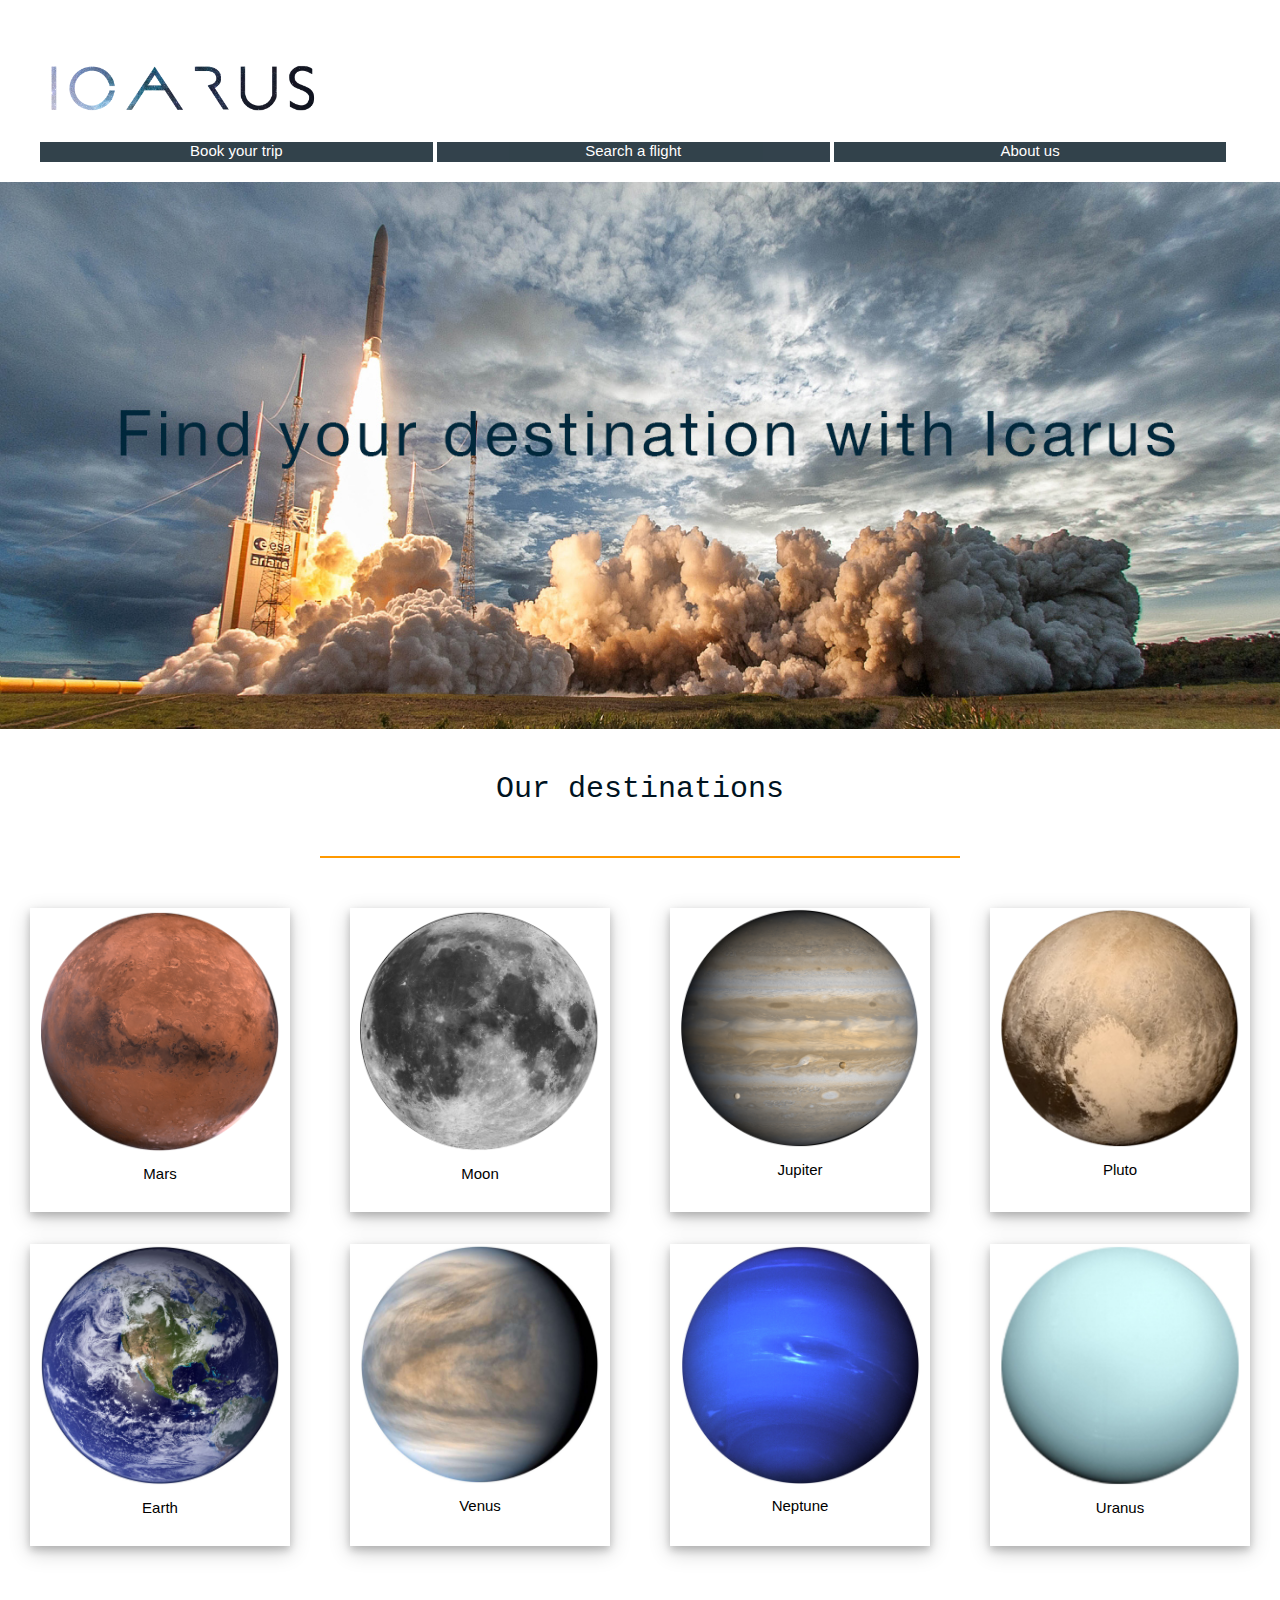
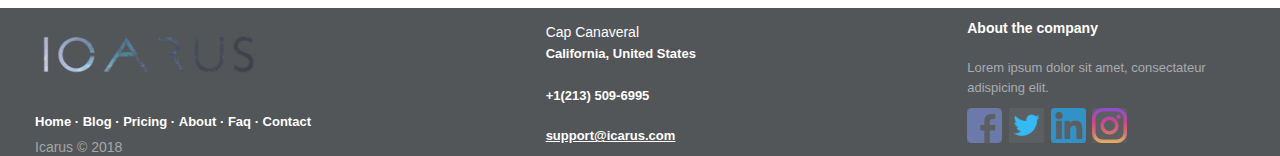
<file: destinations-page.html>
<!doctype html>
<html><head>
<meta charset="UTF-8">
<link rel="stylesheet" href="pages.css">
<title>Our destinations</title>
</head>

<body>
<div class="hauteur">
<div class="container">
    <header>
	<div id="bloc_page">
		<a href="index.html"><img src="images/logo.png" id="logo" alt="Logo Icarus"></a>
	</div>

	<nav>	
		<ul class="menu"> 
			<li class="titre-menu"> <a href="#"> Book your trip </a>
				<ul class="submenu">
					<li> <a href="destinations-page.html"> Our destinations </a></li>
					<li> <a href="#"> Book a room </a></li>
					<li> <a href="#"> Parks and resorts </a></li>
					<li> <a href="#"> Tours and activities </a></li>
					<li> <a href="#"> Visa and passeport </a></li>
				</ul>
			</li>
			<li class="titre-menu"> <a href="#"> Search a flight </a>
				<ul class="submenu">
					<li> <a href="#"> Special offers </a></li>
					<li> <a href="#"> Flight schedules </a></li>
					<li> <a href="#"> Check-in online </a></li>
					<li> <a href="#"> Flight status </a></li>
				</ul>
			</li>
			<li class="titre-menu"> <a href="#"> About us </a>
				<ul class="submenu">
					<li> <a href="who_we_are-page.html"> Who we are </a></li>
					<li> <a href="#"> Our spaceports </a></li>
					<li> <a href="#"> Careers </a></li>
					<li> <a href="#"> Media centre </a></li>
				</ul>
			</li>
		</ul>
	</nav>
			
	</header>
	</div>
</div>

<div class="head-image">
		<a href="#"><img src="images/image-destination" alt="Find your destination"></a>
</div>
	
<div class="title1">
	<h1>Our destinations</h1>
</div>

	<hr>

<div class="box">
			<div class="polaroid">
				<img src="images/mars-png.png" alt="Mars" style="width:100%">
				<div class="container2"><p>Mars</p></div>
			</div>
			
			<div class="polaroid">
				<img src="images/moon-png.png" alt="Moon" style="width:100%">
				<div class="container2"><p>Moon</p></div>
			</div>
	
			<div class="polaroid">
				<img src="images/jupiter-png.png" alt="Jupiter" style="width:100%">
				<div class="container2"><p>Jupiter</p></div>
			</div>
	
			<div class="polaroid">
				<a href="#"><img src="images/pluton-png.png" alt="Pluto" style="width:100%"></a>
				<div class="container2"><p>Pluto</p></div>
			</div>
	
			<div class="polaroid">
				<img src="images/Earth.jpg" alt="Earth" style="width:100%">
				<div class="container2"><p>Earth</p></div>
			</div>
			
			<div class="polaroid">
				<img src="images/venus.jpg" alt="Venus" style="width:100%">
				<div class="container2"><p>Venus</p></div>
			</div>
	
			<div class="polaroid">
				<img src="images/neptune.jpg" alt="Neptune" style="width:100%">
				<div class="container2"><p>Neptune</p></div>
			</div>
	
			<div class="polaroid">
				<img src="images/uranus.jpg" alt="Uranus" style="width:100%">
				<div class="container2"><p>Uranus</p></div>
			</div>
</div>
			
			


<footer class="footer-distributed">

			<div class="footer-left">

				<h3><img class="logo" src="images/logo.png" alt="Logo Icarus"></h3>

				<p class="footer-links">
					<a href="#">Home</a>
					·
					<a href="#">Blog</a>
					·
					<a href="#">Pricing</a>
					·
					<a href="#">About</a>
					·
					<a href="#">Faq</a>
					·
					<a href="#">Contact</a>
				</p>

				<p class="footer-company-name">Icarus &copy; 2018</p>
			</div>

			<div class="footer-center">

				<div>
					<i class="fa fa-map-marker"></i>
					<p><span>Cap Canaveral</span> California, United States</p>
				</div>

				<div>
					<i class="fa fa-phone"></i>
					<p>+1(213) 509-6995</p>
				</div>

				<div>
					<i class="fa fa-envelope"></i>
					<p><a href="mailto:support@icarus.com">support@icarus.com</a></p>
				</div>

			</div>

			<div class="footer-right">

				<p class="footer-company-about">
					<span>About the company</span>
					Lorem ipsum dolor sit amet, consectateur adispicing elit. 
				</p>

				<div class="footer-icons">

					<a href="#"><img src="images/facebook.png" alt="facebook"><i class="fa fa-facebook"></i></a>
					<a href="#"><img src="images/icons8-twitter-48.png" alt="twitter"><i class="fa fa-twitter"></i></a>
					<a href="#"><img src="images/linkedin.png" alt="linkedin"><i class="fa fa-linkedin"></i></a>
					<a href="#"><img src="images/instagram.png" alt="instagram"><i class="fa fa-instagram"></i></a>

				</div>

			</div>

		</footer>

</body>
</html>
</file>
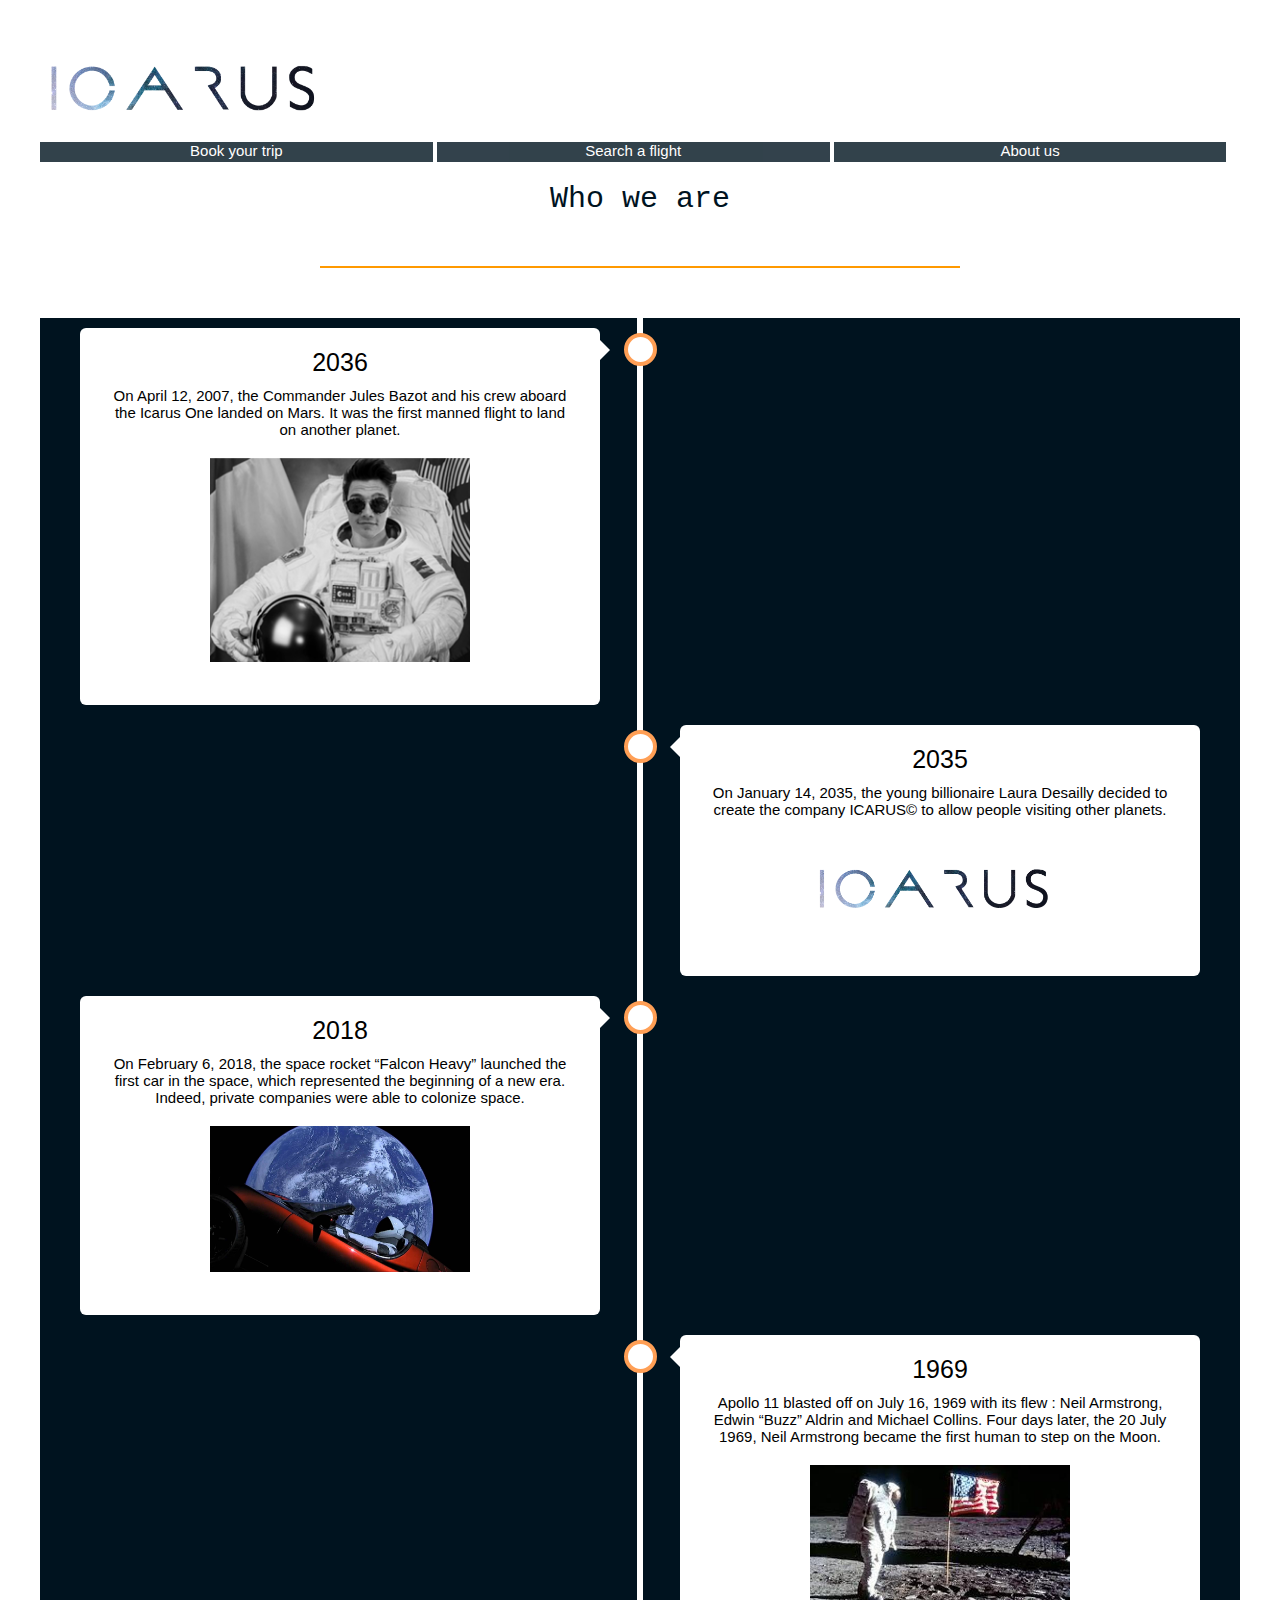
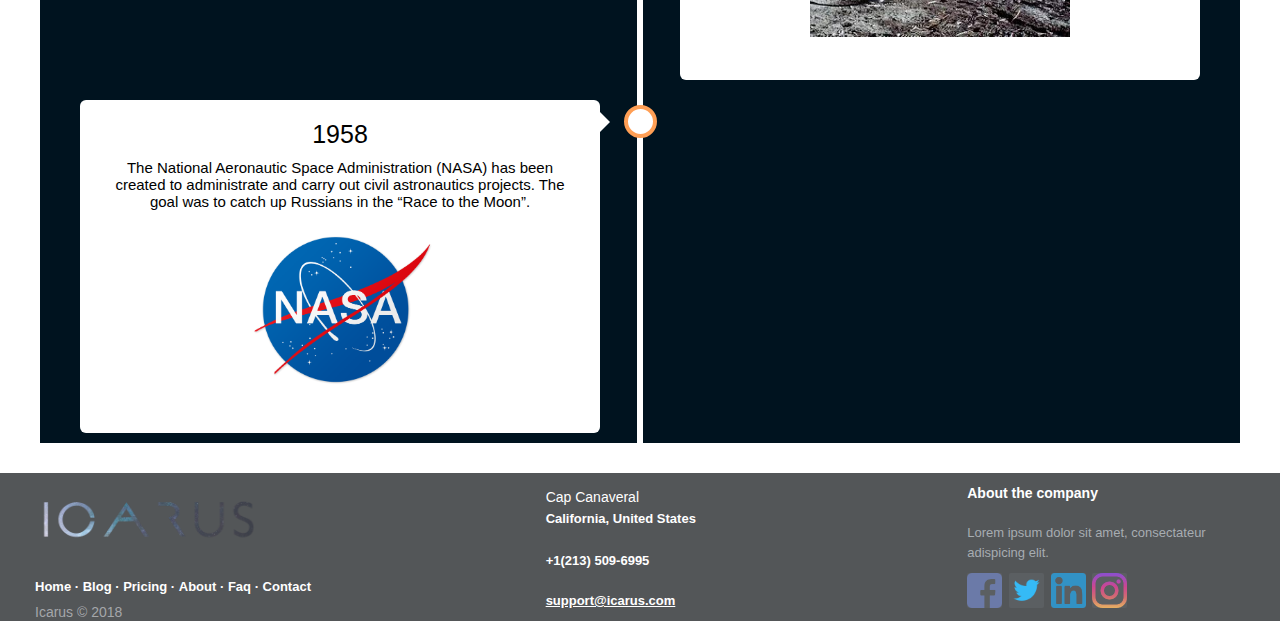
<file: who_we_are-page.html>
<!doctype html>
<html>
<head>
<meta charset="UTF-8">
<link rel="stylesheet" href="pages.css">
<title>Who we are</title>
</head>

<body>
<div class="hauteur">
<div class="container">
    <header>
	<div id="bloc_page">
		<a href="index.html"><img src="images/logo.png" id="logo" alt="Logo Icarus"></a>
	</div>

	<nav>	
		<ul class="menu"> 
			<li class="titre-menu"> <a href="#"> Book your trip </a>
				<ul class="submenu">
					<li> <a href="destinations-page.html"> Our destinations </a></li>
					<li> <a href="#"> Book a room </a></li>
					<li> <a href="#"> Parks and resorts </a></li>
					<li> <a href="#"> Tours and activities </a></li>
					<li> <a href="#"> Visa and passeport </a></li>
				</ul>
			</li>
			<li class="titre-menu"> <a href="#"> Search a flight </a>
				<ul class="submenu">
					<li> <a href="#"> Special offers </a></li>
					<li> <a href="#"> Flight schedules </a></li>
					<li> <a href="#"> Check-in online </a></li>
					<li> <a href="#"> Flight status </a></li>
				</ul>
			</li>
			<li class="titre-menu"> <a href="#"> About us </a>
				<ul class="submenu">
					<li> <a href="who_we_are-page.html"> Who we are </a></li>
					<li> <a href="#"> Our spaceports </a></li>
					<li> <a href="#"> Careers </a></li>
					<li> <a href="#"> Media centre </a></li>
				</ul>
			</li>
		</ul>
	</nav>
			
	</header>
	</div>
</div>

<div class="title1">
	<h1>Who we are</h1>
</div>
	
		<hr>

<div class="timeline">
  <div class="container left">
    <div class="content">
      <h2>2036</h2>
      <p>On April 12, 2007, the Commander Jules Bazot and his crew aboard the Icarus One landed on Mars. It was the first manned flight to land on another planet. </p>
		<img src="images/jules.jpg" alt="Jules Bazot">
    </div>
  </div>
  <div class="container right">
    <div class="content">
      <h2>2035</h2>
      <p>On January 14, 2035, the young billionaire Laura Desailly decided to create the company ICARUS© to allow people visiting other planets.</p>
		<img src="images/logo.png" alt="logo icarus">
	  </div>
  </div>
  <div class="container left">
    <div class="content">
      <h2>2018</h2>
      <p>On February 6, 2018, the space rocket “Falcon Heavy” launched the first car in the space, which represented the beginning of a new era. Indeed, private companies were able to colonize space. </p>
		<img src="images/TeslaRoadsterInSpace_01.jpg" alt="Car">
    </div>
  </div>
<div class="container right">
    <div class="content">
      <h2>1969</h2>
      <p>Apollo 11 blasted off on July 16, 1969 with its flew : Neil Armstrong, Edwin “Buzz” Aldrin and Michael Collins. Four days later, the 20 July 1969, Neil Armstrong became the first human to step on the Moon. </p>
		<img src="images/The-First-Man-on-The-Moon-Pic.jpg" alt="Man on the Moon">
	  </div>
  </div>
  <div class="container left">
    <div class="content">
      <h2>1958</h2>
      <p>The National Aeronautic Space Administration (NASA) has been created to administrate and carry out civil astronautics projects. The goal was to catch up Russians in the “Race to the Moon”.</p>
		<img src="images/nasa-meatball-logo-in-helvetica.png" alt="NASA logo">
    </div>
  </div>
</div>
	
<footer class="footer-distributed">

			<div class="footer-left">

				<h3><img class="logo" src="images/logo.png" alt="Logo Icarus"></h3>

				<p class="footer-links">
					<a href="#">Home</a>
					·
					<a href="#">Blog</a>
					·
					<a href="#">Pricing</a>
					·
					<a href="#">About</a>
					·
					<a href="#">Faq</a>
					·
					<a href="#">Contact</a>
				</p>

				<p class="footer-company-name">Icarus &copy; 2018</p>
			</div>

			<div class="footer-center">

				<div>
					<i class="fa fa-map-marker"></i>
					<p><span>Cap Canaveral</span> California, United States</p>
				</div>

				<div>
					<i class="fa fa-phone"></i>
					<p>+1(213) 509-6995</p>
				</div>

				<div>
					<i class="fa fa-envelope"></i>
					<p><a href="mailto:support@icarus.com">support@icarus.com</a></p>
				</div>

			</div>

			<div class="footer-right">

				<p class="footer-company-about">
					<span>About the company</span>
					Lorem ipsum dolor sit amet, consectateur adispicing elit. 
				</p>

				<div class="footer-icons">

					<a href="#"><img src="images/facebook.png" alt="facebook"><i class="fa fa-facebook"></i></a>
					<a href="#"><img src="images/icons8-twitter-48.png" alt="twitter"><i class="fa fa-twitter"></i></a>
					<a href="#"><img src="images/linkedin.png" alt="linkedin"><i class="fa fa-linkedin"></i></a>
					<a href="#"><img src="images/instagram.png" alt="instagram"><i class="fa fa-instagram"></i></a>


				</div>

			</div>

		</footer>
</body>
</html>
</file>
<file: pages.css>
@charset "UTF-8";
/* CSS Document */

/* CSS reset */
body,div,dl,dt,dd,ul,ol,li,h1,h2,h3,h4,h5,h6,pre,form,fieldset,input,textarea,p,blockquote,th,td { 
	margin:0;
	padding:0;
}
html,body {
	margin:0;
	padding:0;
}
ol,ul {
	list-style:none;
}

h1,h2,h3,h4,h5,h6 {
	font-size:100%;
	font-weight:normal;
}

h2{
	font-size: 25px;
	padding-bottom: 10px;
}

/* General Demo Style */
body{
  font-family: "helvetica neue", helvetica;
	background: white;
	font-weight: 400;
	font-size: 15px;
	color: black;
	overflow-y: scroll;
	overflow-x: hidden;
}
.ie7 body{
	overflow:hidden;
}
a{
	color: white;
	text-decoration: none;
}
.container{
	position: relative;
	text-align: center;
}

.container > header{
	padding: 30px 30px 10px 20px;
	margin: 0px 20px 10px 20px;
	position: relative;
	display: block;
	text-shadow: 1px 1px 1px rgba(0,0,0,0.2);
    text-align: left;
}
.container > header h1{
  font-family: "helvetica neue", helvetiaca;
	font-size: 35px;
	line-height: 35px;
	position: relative;
	font-weight: 400;
	color: #fff;
	text-shadow: 1px 1px 1px rgba(0,0,0,0.3);
    padding: 0px 0px 5px 0px;
}
.container > header h1 span{

}
.container > header h2, p.info{
	font-size: 16px;
	font-style: italic;
	color: #f8f8f8;
	text-shadow: 1px 1px 1px rgba(0,0,0,0.6);
}


/**********Polaroid style**********/

.box{
	display: flex;
	flex-wrap: wrap;
	justify-content: space-around;
}
.polaroid {
	padding: 0px 10px 20px 10px;
	width: calc(25% - 5rem);
	min-width: 150px;
	background-color: white;
	box-shadow: 0 4px 8px 0 rgba(0, 0, 0, 0.2), 0 6px 20px 0 rgba(0, 0, 0, 0.19);
	margin-bottom: 2rem;
	cursor: pointer;
}

.polaroid:hover{
	opacity: 0.8;
}

.container2 {
  text-align: center;
  padding: 10px 20px;
}


/**********LOGO**********/
#logo{
	width: 300px;
}

/*CSS navigation menu*/

li titre-menu {
	position:relative;
	display: inline-block;
}

nav ul{
	z-index: 1000;
	position: relative;
}

.titre-menu{
	background-color: #00131F;
	opacity: 0.8;
	position: relative;
	width: 33%; 
	text-align: center;
	display: inline-block;
	height: 20px;
	color: white;
}

.submenu{ /*on cache le menu déroulant*/
	display:none;
}

.submenu li a{
	padding: 15px 30px;
	display: block;
	font-size:13px;
	color:white;
	width:300px;
	text-align: left;
}

nav li:hover .submenu{
	display:inline-block;
	position:absolute;
	top:100%;
	left:0px;
	padding:0px;
	z-index:1000;
}

.titre-menu .submenu li:hover{
	background-color: #00131F;
}

@media screen and (max-width:950px){
	.titre-menu {
		padding: 1%;
		margin: 1%;
		list-style: none;
		text-align: center;
		width: 27%;
	}
	
	.titre-menu ul{
		padding: 0;
		margin: 0;
		list-style: none;
		text-align: center;
		display: none;
	}
	
	.submenu li{
		position: relative;
	}
	
	.submenu a{
		display: block;
	}
	
	.submenu li a{
	padding: 15px 30px;
	display: block;
	font-size:13px;
	color:white;
	width:27%;
	text-align: left;
}
}

/**********Head image**********/
.head-image img{
	width: 100%;
	position: relative;
	padding-bottom: 40px;
	padding-top: 0;
}

/*********** H1 *********/
.title1 h1{
	padding-bottom: 0px;
	position: relative;
	text-align: center;
	font-family:Consolas, "Andale Mono", "Lucida Console", "Lucida Sans Typewriter", Monaco, "Courier New", "monospace";
	color: #00131F;
	font-size: 30px;
}

hr{
  margin: 50px auto;
  width: 50%;
  height: 2px;
  background-color: #f90;
  border: none; /*on supprime le style par défaut*/
}

/**********Timeline**********/
.timeline * {
  box-sizing: border-box;
}

/* The actual timeline (the vertical ruler) */
.timeline {
  position: relative;
  max-width: 1200px;
  margin: 0 auto;
  background-color: #00131F;
}

/* The actual timeline (the vertical ruler) */
.timeline::after {
  content: '';
  position: absolute;
  width: 6px;
  background-color: white;
  top: 0;
  bottom: 0;
  left: 50%;
  margin-left: -3px;
}

/* Container around content */
.timeline .container {
  padding: 10px 40px;
  position: relative;
  background-color: inherit;
  width: 50%;
}

/* The circles on the timeline */
.timeline .container::after {
  content: '';
  position: absolute;
  width: 25px;
  height: 25px;
  right: -17px;
  background-color: white;
  border: 4px solid #FF9F55;
  top: 15px;
  border-radius: 50%;
  z-index: 1;
}

/* Place the container to the left */
.timeline .left {
  left: 0;
}

/* Place the container to the right */
.timeline .right {
  left: 50%;
}

/* Add arrows to the left container (pointing right) */
.timeline .left::before {
  content: " ";
  height: 0;
  position: absolute;
  top: 22px;
  width: 0;
  z-index: 1;
  right: 30px;
  border: medium solid white;
  border-width: 10px 0 10px 10px;
  border-color: transparent transparent transparent white;
}

/* Add arrows to the right container (pointing left) */
.timeline .right::before {
  content: " ";
  height: 0;
  position: absolute;
  top: 22px;
  width: 0;
  z-index: 1;
  left: 30px;
  border: medium solid white;
  border-width: 10px 10px 10px 0;
  border-color: transparent white transparent transparent;
}

/* Fix the circle for containers on the right side */
.timeline .right::after {
  left: -16px;
}

/* The actual content */
.timeline .content {
  padding: 20px 30px;
  background-color: white;
  position: relative;
  border-radius: 6px;
}

/* Media queries - Responsive timeline on screens less than 600px wide */
@media screen and (max-width: 600px) {
/* Place the timelime to the left */
  .timeline::after {
    left: 31px;
  }

/* Full-width containers */
  .timeline .container {
    width: 100%;
    padding-left: 70px;
    padding-right: 25px;
  }

/* Make sure that all arrows are pointing leftwards */
  .timeline .container::before {
    left: 60px;
    border: medium solid white;
    border-width: 10px 10px 10px 0;
    border-color: transparent white transparent transparent;
  }

/* Make sure all circles are at the same spot */
  .timeline .left::after, .right::after {
    left: 15px;
  }

/* Make all right containers behave like the left ones */
  .timeline .right {
    left: 0%;
  }
}

.timeline img {
	width:300px;
	padding: 20px;
	
}

.timeline p {
	text-align:center;
}
/******CSS footer******/

footer{
	position: static;
	bottom: 0;
}

.footer-distributed{
	background-color: #292c2f;
	opacity: 0.8;
	box-shadow: 0 1px 1px 0 rgba(0, 0, 0, 0.12);
	box-sizing: border-box;
	width: 100%;
	text-align: left;
	font: bold 13px sans-serif;

	padding: 0px 0px;
	margin-top: 30px;
}

.footer-distributed .footer-left,
.footer-distributed .footer-center,
.footer-distributed .footer-right{
	display: inline-block;
	vertical-align: top;
}

/* Footer left */

.footer-distributed .footer-left{
	width: 40%;
}

/* The company logo */

.footer-distributed h3{
	color:  #ffffff;
	font: normal 36px 'Cookie', cursive;
	margin: 0;
	padding: 0 0 10px 35px;
}

.footer-distributed h3 span{
	color:  #5383d3;
}

/* Footer links */

.footer-distributed .footer-links{
	color:  #ffffff;
	margin: 0 0 10px;
	padding: 0 0 0 35px;
}

.footer-distributed .footer-links a{
	display:inline-block;
	line-height: 0;
	text-decoration: none;
	color:  inherit;
}

.footer-distributed .footer-company-name{
	color:  #8f9296;
	font-size: 14px;
	font-weight: normal;
	margin: 0;
	padding: 0 0 0 35px;
}

.footer-left .logo{
	heigh:100px;
	width: 50%;
}

/* Footer Center */

.footer-distributed .footer-center{
	width: 35%;
	padding-top: 10px;
}

.footer-distributed .footer-center i{
	background-color:  #33383b;
	color: #ffffff;
	font-size: 25px;
	width: 38px;
	height: 10px;
	border-radius: 50%;
	text-align: left;
	line-height: 42px;
	margin: 10px 15px;
	vertical-align: middle;
}

.footer-distributed .footer-center i.fa-envelope{
	font-size: 17px;
	line-height: 38px;
}

.footer-distributed .footer-center p{
	display: inline-block;
	color: #ffffff;
	vertical-align: left;
	margin:0;
}

.footer-distributed .footer-center p span{
	display:block;
	font-weight: normal;
	font-size:14px;
	line-height:2;
}

.footer-distributed .footer-center p a{
	color: white;
	text-decoration: underline;;
}


/* Footer Right */

.footer-distributed .footer-right{
	width: 20%;
	padding-top: 10px;
}

.footer-distributed .footer-company-about{
	line-height: 20px;
	color:  #92999f;
	font-size: 13px;
	font-weight: normal;
	margin: 0;
}

.footer-distributed .footer-company-about span{
	display: block;
	color:  #ffffff;
	font-size: 14px;
	font-weight: bold;
	margin-bottom: 20px;
}

.footer-distributed .footer-icons{
	margin-top: 10px;
}

.footer-distributed .footer-icons a{
	display: inline-block;
	width: 35px;
	height: 35px;
	cursor: pointer;
	background-color:  #33383b;
	border-radius: 2px;

	font-size: 20px;
	color: #ffffff;
	text-align: center;
	line-height: 35px;

	margin-right: 3px;
	margin-bottom: 5px;
}

.footer-icons img{
	width: 100%;
}
</file>
